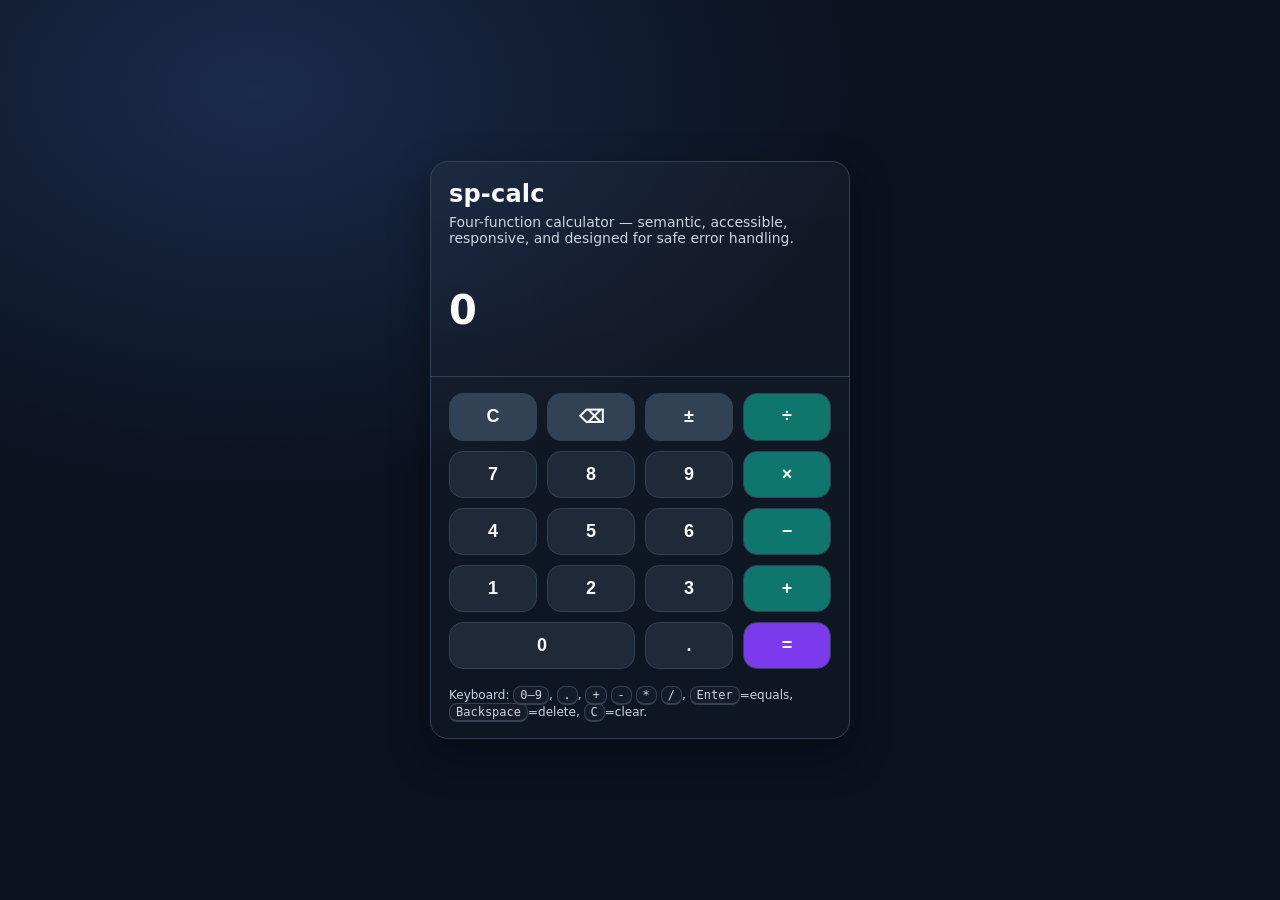
<file: index.html>
<!doctype html>
<!-- <!doctype html> tells the browser to use modern HTML parsing rules. -->
<html lang="en">
  <!-- lang="en" tells the browser and assistive technology that the page language is English. -->
  <head>
    <!--
      This file defines the calculator UI structure.

      Main accessibility/syntax choices:
      - <main> provides a landmark for the main content
      - aria-live="polite" announces dynamic expression/result updates
      - role="alert" announces errors immediately
      - real <button> elements provide built-in keyboard and accessibility behavior
      - data-key attributes connect HTML buttons to shared JavaScript input handling
    -->

    <meta charset="UTF-8" />
    <!-- charset="UTF-8" allows the page to safely display a wide range of characters like × and ÷. -->

    <meta name="viewport" content="width=device-width, initial-scale=1" />
    <!-- viewport metadata tells mobile browsers how to scale the page.
         width=device-width matches the screen width.
         initial-scale=1 prevents unexpected zooming on load. -->

    <title>sp-calc</title>
    <!-- <title> sets the browser tab title and improves page identification. -->

    <link rel="stylesheet" href="./styles.css" />
    <!-- <link> loads the external CSS file.
         rel="stylesheet" tells the browser this file contains styles.
         href="./styles.css" points to the CSS file in the same folder. -->
  </head>

  <body>
    <!-- Skip link gives keyboard users a fast path to the main interactive content. -->
    <a class="skip-link" href="#appTitle">Skip to calculator</a>
    <!-- href="#appTitle" jumps to the element whose id is appTitle. -->

    <main class="page">
      <!-- <main> is a semantic landmark for the primary page content.
           class="page" hooks this element into CSS styling. -->

      <section class="card" aria-labelledby="appTitle">
        <!-- <section> groups the calculator into one meaningful block.
             aria-labelledby="appTitle" tells assistive technology to use the h1 as this section’s label. -->

        <header class="header">
          <!-- <header> groups introductory content for this card/section. -->

          <h1 id="appTitle">sp-calc</h1>
          <!-- id="appTitle" gives this heading a unique identifier for linking and labeling. -->

          <p class="sub">
            Four-function calculator — semantic, accessible, responsive, and designed for safe error handling.
          </p>
          <!-- <p> is plain text content.
               class="sub" gives this paragraph a secondary visual style in CSS. -->
        </header>

        <div class="display" role="group" aria-label="Calculator display">
          <!-- This wrapper groups the visible output area.
               role="group" tells assistive technology these related elements belong together.
               aria-label provides a readable label for the grouped content. -->

          <div id="expression" class="expr" aria-label="Expression" aria-live="polite"></div>
          <!-- id="expression" lets JavaScript target this element directly.
               class="expr" connects it to CSS styling.
               aria-label names the field for assistive tech.
               aria-live="polite" allows dynamic expression updates to be announced non-aggressively. -->

          <div id="result" class="result" aria-label="Result" aria-live="polite">0</div>
          <!-- This stores the current displayed result.
               The initial text is 0 so the UI does not load as blank.
               aria-live="polite" makes result changes accessible when updated by JavaScript. -->

          <div class="error-bar" aria-label="Error region">
            <!-- This wrapper groups error text and the dismiss button into one visible feedback area. -->

            <div id="errorMessage" class="error" role="alert" aria-atomic="true"></div>
            <!-- id="errorMessage" lets JavaScript inject error text here.
                 class="error" styles the error visually.
                 role="alert" makes important errors announce immediately.
                 aria-atomic="true" tells assistive tech to read the whole updated message. -->

            <button id="dismissError" class="dismiss" type="button" aria-label="Dismiss error" hidden>
              ×
            </button>
            <!-- <button> is used instead of a clickable div because it is semantically correct and accessible.
                 id="dismissError" lets JavaScript show/hide and attach behavior to this button.
                 type="button" prevents accidental form-submit behavior.
                 hidden starts the button invisible until an error exists. -->
          </div>

          <p id="srHints" class="sr-only">
            Keyboard: digits, dot, plus, minus, asterisk, slash, Enter evaluates, Backspace deletes, C clears.
          </p>
          <!-- This paragraph is visually hidden but still available to assistive technology.
               id="srHints" allows other elements to reference this helper text. -->
        </div>

        <div class="pad" role="group" aria-label="Calculator buttons">
          <!-- This is the keypad container.
               class="pad" connects it to the CSS grid and to JavaScript event delegation.
               role="group" and aria-label help identify the control cluster. -->

          <button class="btn btn--util" data-key="C" type="button" aria-label="Clear">C</button>
          <!-- data-key stores the logical calculator input value directly in HTML.
               JavaScript reads dataset.key from this attribute so button clicks and keyboard input can share one handler. -->

          <button class="btn btn--util" data-key="⌫" type="button" aria-label="Backspace">⌫</button>

          <button class="btn btn--util" data-key="±" type="button" aria-label="Toggle sign">±</button>

          <button class="btn btn--op" data-key="/" type="button" aria-label="Divide">÷</button>

          <button class="btn" data-key="7" type="button">7</button>
          <button class="btn" data-key="8" type="button">8</button>
          <button class="btn" data-key="9" type="button">9</button>
          <button class="btn btn--op" data-key="*" type="button" aria-label="Multiply">×</button>

          <button class="btn" data-key="4" type="button">4</button>
          <button class="btn" data-key="5" type="button">5</button>
          <button class="btn" data-key="6" type="button">6</button>
          <button class="btn btn--op" data-key="-" type="button" aria-label="Subtract">−</button>

          <button class="btn" data-key="1" type="button">1</button>
          <button class="btn" data-key="2" type="button">2</button>
          <button class="btn" data-key="3" type="button">3</button>
          <button class="btn btn--op" data-key="+" type="button" aria-label="Add">+</button>

          <button class="btn btn--wide" data-key="0" type="button">0</button>
          <!-- btn--wide allows the zero button to span more than one grid column in CSS. -->

          <button class="btn" data-key="." type="button">.</button>

          <button class="btn btn--eq" data-key="=" type="button" aria-label="Equals">=</button>
        </div>

        <footer class="footer">
          <!-- <footer> groups the small supporting notes below the keypad. -->

          <div class="hint" aria-describedby="srHints">
            Keyboard: <kbd>0–9</kbd>, <kbd>.</kbd>, <kbd>+</kbd> <kbd>-</kbd> <kbd>*</kbd> <kbd>/</kbd>,
            <kbd>Enter</kbd>=equals, <kbd>Backspace</kbd>=delete, <kbd>C</kbd>=clear.
          </div>
          <!-- <kbd> is a semantic HTML element for keyboard input labels.
               aria-describedby="srHints" points to the hidden helper text for more context. -->
        </footer>

        <noscript>
          <p class="noscript">This calculator needs JavaScript enabled.</p>
        </noscript>
        <!-- <noscript> content appears only if JavaScript is disabled.
             This gives a clear fallback message instead of a confusing broken UI. -->
      </section>
    </main>

    <script src="./app.js"></script>
    <!-- <script> loads the JavaScript after the HTML so the DOM exists before the script tries to query elements. -->
  </body>
</html>
</file>
<file: styles.css>
/* styles.css

   This file controls layout, spacing, color, and focus visibility.

   Main design choices:
   - CSS variables keep repeated values centralized
   - the page centers one card-like calculator
   - CSS Grid handles the keypad layout
   - focus-visible shows keyboard focus clearly
   - reduced-motion support removes unnecessary animation when requested
*/

:root {
  /* :root targets the document root element and is commonly used for global CSS variables. */
  --bg: #0b1220;
  --text: #f9fafb;
  --muted: #cbd5e1;
  --border: #334155;

  --btn: #1f2937;
  --btn-hover: #263447;

  --op: #0f766e;
  --op-hover: #115e59;

  --util: #334155;
  --util-hover: #3b4b63;

  --eq: #7c3aed;
  --eq-hover: #6d28d9;

  --danger: #ef4444;

  --tap: 44px;
  /* 44px is a common minimum tap target baseline for touch-friendly controls. */

  --radius: 18px;
  --shadow: 0 16px 40px rgba(0, 0, 0, 0.35);
}

* {
  box-sizing: border-box;
  /* box-sizing: border-box makes width and height calculations include padding and border.
     This prevents layout math from getting messy as spacing is added. */
}

body {
  margin: 0;
  /* Removes the browser’s default body margin so layout starts from a known baseline. */

  font-family: ui-sans-serif, system-ui, -apple-system, Segoe UI, Roboto, Arial, sans-serif;
  /* This font stack uses system UI fonts first for readability and broad availability. */

  background: radial-gradient(1200px 800px at 20% 10%, #1a2b4b 0%, var(--bg) 50%);
  /* radial-gradient(...) creates a soft layered background instead of a flat solid color. */

  color: var(--text);
  /* var(--text) reads the custom property defined in :root. */
}

.skip-link {
  position: absolute;
  /* absolute positioning removes the element from normal document flow. */

  left: -999px;
  /* This moves the skip link far off-screen until it receives focus. */

  top: 10px;
  padding: 10px 12px;
  border-radius: 12px;
  background: #111827;
  border: 1px solid var(--border);
  color: var(--text);
  text-decoration: none;
}

.skip-link:focus {
  left: 10px;
  /* When focused, the link is moved back on-screen so keyboard users can see and use it. */

  z-index: 999;
  /* z-index ensures the focused skip link appears above other content if overlap occurs. */

  outline: 3px solid #fbbf24;
  outline-offset: 2px;
}

.page {
  min-height: 100vh;
  /* 100vh means full viewport height, so the page can center content vertically. */

  display: grid;
  place-items: center;
  /* place-items: center is shorthand for centering grid children horizontally and vertically. */

  padding: 20px;
}

.card {
  width: min(420px, 100%);
  /* min(420px, 100%) means use 420px unless the screen is narrower, then use 100%. */

  border: 1px solid var(--border);
  border-radius: var(--radius);
  box-shadow: var(--shadow);
  overflow: hidden;
  /* overflow: hidden clips child content to the rounded card edges. */

  background: linear-gradient(180deg, rgba(255, 255, 255, 0.03), rgba(255, 255, 255, 0.01));
}

.header {
  padding: 18px 18px 0;
}

.header h1 {
  margin: 0;
  font-size: 24px;
  letter-spacing: 0.2px;
}

.sub {
  margin: 6px 0 0;
  color: var(--muted);
  font-size: 14px;
}

.display {
  padding: 14px 18px 12px;
  border-bottom: 1px solid var(--border);
  /* border-bottom visually separates the display from the keypad below it. */
}

.expr {
  min-height: 20px;
  /* min-height reserves visual space so the layout does not jump when content appears. */

  color: var(--muted);
  font-size: 14px;
  overflow-wrap: anywhere;
  /* overflow-wrap: anywhere prevents long values from breaking the layout. */
}

.result {
  margin-top: 8px;
  font-size: 40px;
  font-weight: 700;
  letter-spacing: 0.6px;
  line-height: 1.1;
  overflow-wrap: anywhere;
}

.error-bar {
  margin-top: 10px;
  display: flex;
  /* flex creates a one-dimensional layout for the error text and dismiss button. */

  align-items: flex-start;
  gap: 10px;
  min-height: 22px;
}

.error {
  color: var(--danger);
  font-size: 14px;
  line-height: 1.3;
  flex: 1;
  /* flex: 1 lets the error text take the available horizontal space. */
}

.dismiss {
  appearance: none;
  /* appearance: none removes some browser-native styling so custom styles behave more consistently. */

  border: 1px solid var(--border);
  background: rgba(255, 255, 255, 0.03);
  color: var(--text);
  border-radius: 12px;
  min-height: 34px;
  min-width: 34px;
  cursor: pointer;
}

.pad {
  padding: 16px 18px 18px;
  display: grid;
  grid-template-columns: repeat(4, 1fr);
  /* repeat(4, 1fr) creates four equal-width columns. */

  gap: 10px;
}

.btn {
  appearance: none;
  border: 1px solid var(--border);
  background: var(--btn);
  color: var(--text);
  border-radius: 14px;
  min-height: var(--tap);
  padding: 12px 10px;
  font-size: 18px;
  font-weight: 650;
  cursor: pointer;
  transition: transform 120ms ease, background 120ms ease;
  /* transition smooths hover/press feedback instead of changing instantly. */
}

.btn:hover {
  background: var(--btn-hover);
  transform: translateY(-1px);
  /* translateY(-1px) nudges the button upward slightly for hover feedback. */
}

.btn:active {
  transform: translateY(0px);
  /* Resets the hover lift while the button is actively pressed. */
}

.btn:focus-visible,
.dismiss:focus-visible {
  outline: 3px solid #fbbf24;
  outline-offset: 2px;
  /* focus-visible applies focus styling mainly when keyboard navigation needs it.
     This makes keyboard focus obvious without over-styling every mouse click. */
}

.btn--op {
  background: var(--op);
}

.btn--op:hover {
  background: var(--op-hover);
}

.btn--util {
  background: var(--util);
}

.btn--util:hover {
  background: var(--util-hover);
}

.btn--eq {
  background: var(--eq);
}

.btn--eq:hover {
  background: var(--eq-hover);
}

.btn--wide {
  grid-column: span 2;
  /* span 2 makes the zero button take two grid columns instead of one. */
}

.footer {
  padding: 0 18px 18px;
}

.hint {
  font-size: 12px;
  color: var(--muted);
  line-height: 1.4;
}

kbd {
  font-family: ui-monospace, SFMono-Regular, Menlo, Consolas, monospace;
  border: 1px solid var(--border);
  background: rgba(255, 255, 255, 0.03);
  border-bottom-width: 2px;
  padding: 1px 6px;
  border-radius: 8px;
}

.noscript {
  padding: 12px 18px 18px;
  color: var(--muted);
}

.sr-only {
  position: absolute;
  width: 1px;
  height: 1px;
  padding: 0;
  margin: -1px;
  overflow: hidden;
  clip: rect(0, 0, 0, 0);
  white-space: nowrap;
  border: 0;
  /* This visually hides content while keeping it accessible to screen readers. */
}

@media (prefers-reduced-motion: reduce) {
  /* This media query applies only when the user has asked for reduced motion. */

  .btn {
    transition: none;
  }

  .btn:hover {
    transform: none;
  }
  /* Removing animation here respects the user’s motion preference. */
}
</file>
